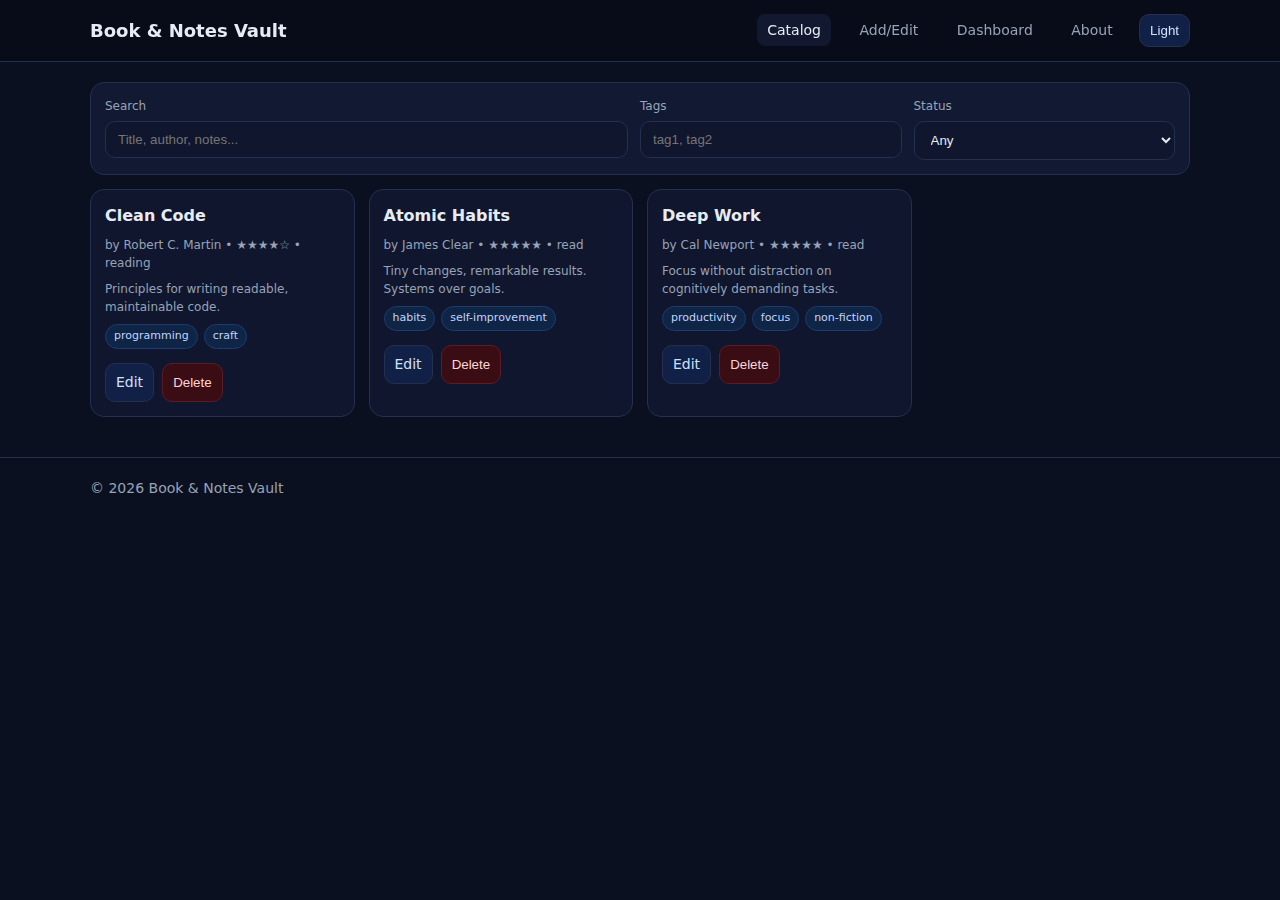
<file: index.html>
<!DOCTYPE html>
<html lang="en">
  <head>
    <meta charset="UTF-8" />
    <meta name="viewport" content="width=device-width, initial-scale=1.0" />
    <title>Book & Notes Vault • Home</title>
    <link rel="stylesheet" href="./css/style.css" />
  </head>
  <body data-page="home">
    <header class="site-header">
      <div class="container header-inner">
        <h1 class="brand">Book & Notes Vault</h1>
        <nav class="nav">
          <a href="./index.html" class="active">Catalog</a>
          <a href="./form.html">Add/Edit</a>
          <a href="./dashboard.html">Dashboard</a>
          <a href="./about.html">About</a>
        </nav>
      </div>
    </header>

    <main class="container">
      <section class="search-panel card">
        <div class="fields">
          <label class="field">
            <span>Search</span>
            <input id="search-input" type="search" placeholder="Title, author, notes..." />
          </label>
          <label class="field">
            <span>Tags</span>
            <input id="tag-filter" type="text" placeholder="tag1, tag2" />
          </label>
          <label class="field">
            <span>Status</span>
            <select id="status-filter">
              <option value="">Any</option>
              <option value="to-read">To Read</option>
              <option value="reading">Reading</option>
              <option value="read">Read</option>
            </select>
          </label>
        </div>
      </section>

      <section>
        <div id="results" class="grid"></div>
      </section>
    </main>

    <footer class="site-footer">
      <div class="container">© <span id="year"></span> Book & Notes Vault</div>
    </footer>

    <script src="./js/storage.js"></script>
    <script src="./js/validation.js"></script>
    <script src="./js/dom.js"></script>
    <script src="./js/main.js"></script>
  </body>
  </html>
</file>
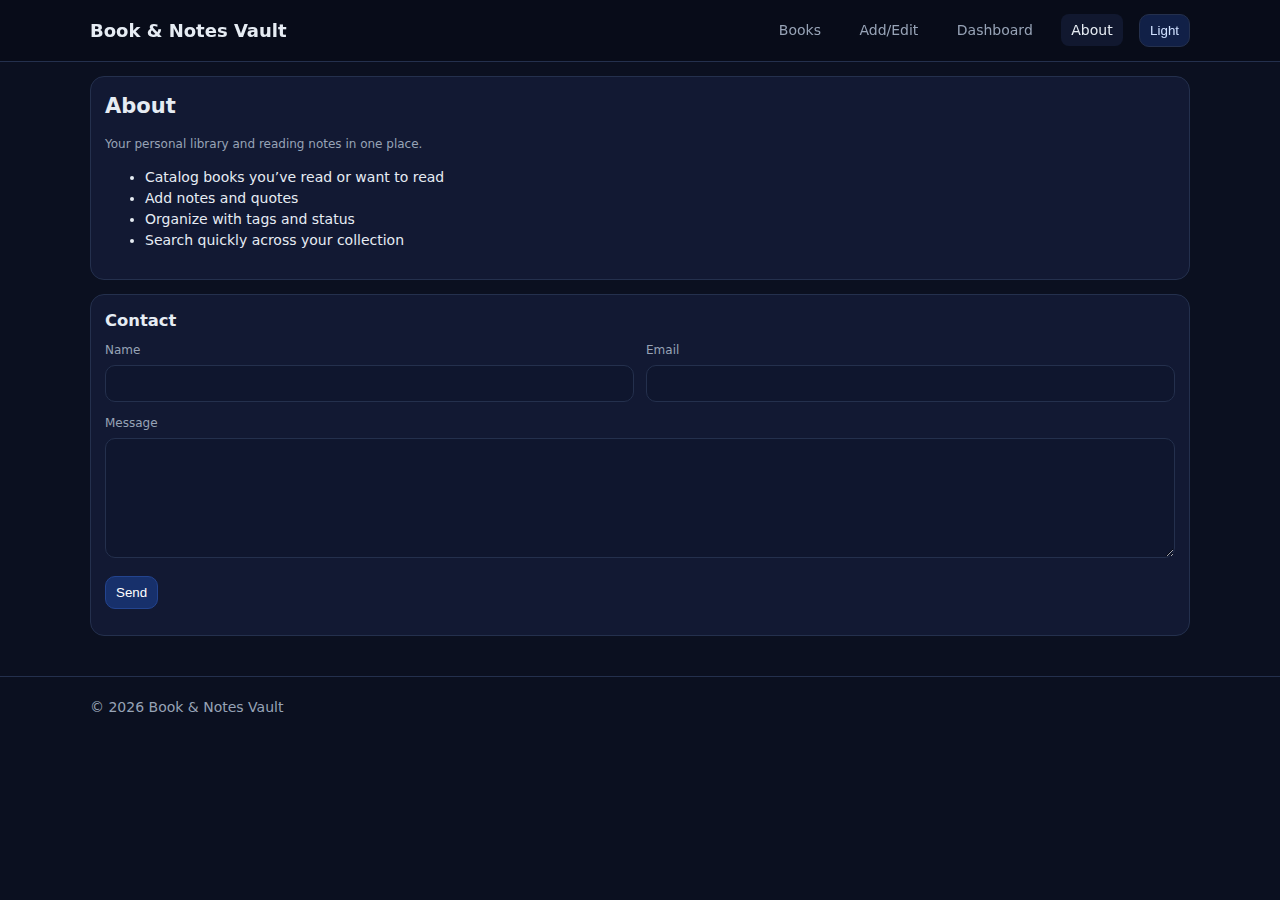
<file: about.html>
<!DOCTYPE html>
<html lang="en">
  <head>
    <meta charset="UTF-8" />
    <meta name="viewport" content="width=device-width, initial-scale=1.0" />
    <title>Book & Notes Vault • About</title>
    <link rel="stylesheet" href="./css/style.css" />
  </head>
  <body data-page="about">
    <header class="site-header">
      <div class="container header-inner">
        <h1 class="brand">Book & Notes Vault</h1>
        <nav class="nav">
          <a href="./index.html">Books</a>
          <a href="./form.html">Add/Edit</a>
          <a href="./dashboard.html">Dashboard</a>
          <a class="active" href="./about.html">About</a>
        </nav>
      </div>
    </header>

    <main class="container">
      <section class="card" style="margin-top:14px">
        <h2 style="margin:0 0 8px 0">About</h2>
        <p class="help">Your personal library and reading notes in one place.</p>
        <ul>
          <li>Catalog books you’ve read or want to read</li>
          <li>Add notes and quotes</li>
          <li>Organize with tags and status</li>
          <li>Search quickly across your collection</li>
        </ul>
      </section>

      <section class="card" style="margin-top:14px">
        <h3 style="margin:0 0 8px 0">Contact</h3>
        <form id="contact-form" class="form">
          <div class="row">
            <label class="field">
              <span>Name</span>
              <input id="c-name" required />
            </label>
            <label class="field">
              <span>Email</span>
              <input id="c-email" type="email" required />
            </label>
          </div>
          <label class="field">
            <span>Message</span>
            <textarea id="c-msg" required></textarea>
          </label>
          <div class="actions">
            <button class="btn primary" type="submit">Send</button>
          </div>
          <div id="c-status" class="help"></div>
        </form>
      </section>
    </main>

    <footer class="site-footer">
      <div class="container">© <span id="year"></span> Book & Notes Vault</div>
    </footer>

    <script src="./js/storage.js"></script>
    <script src="./js/validation.js"></script>
    <script src="./js/dom.js"></script>
    <script src="./js/main.js"></script>
  </body>
</html>
</file>
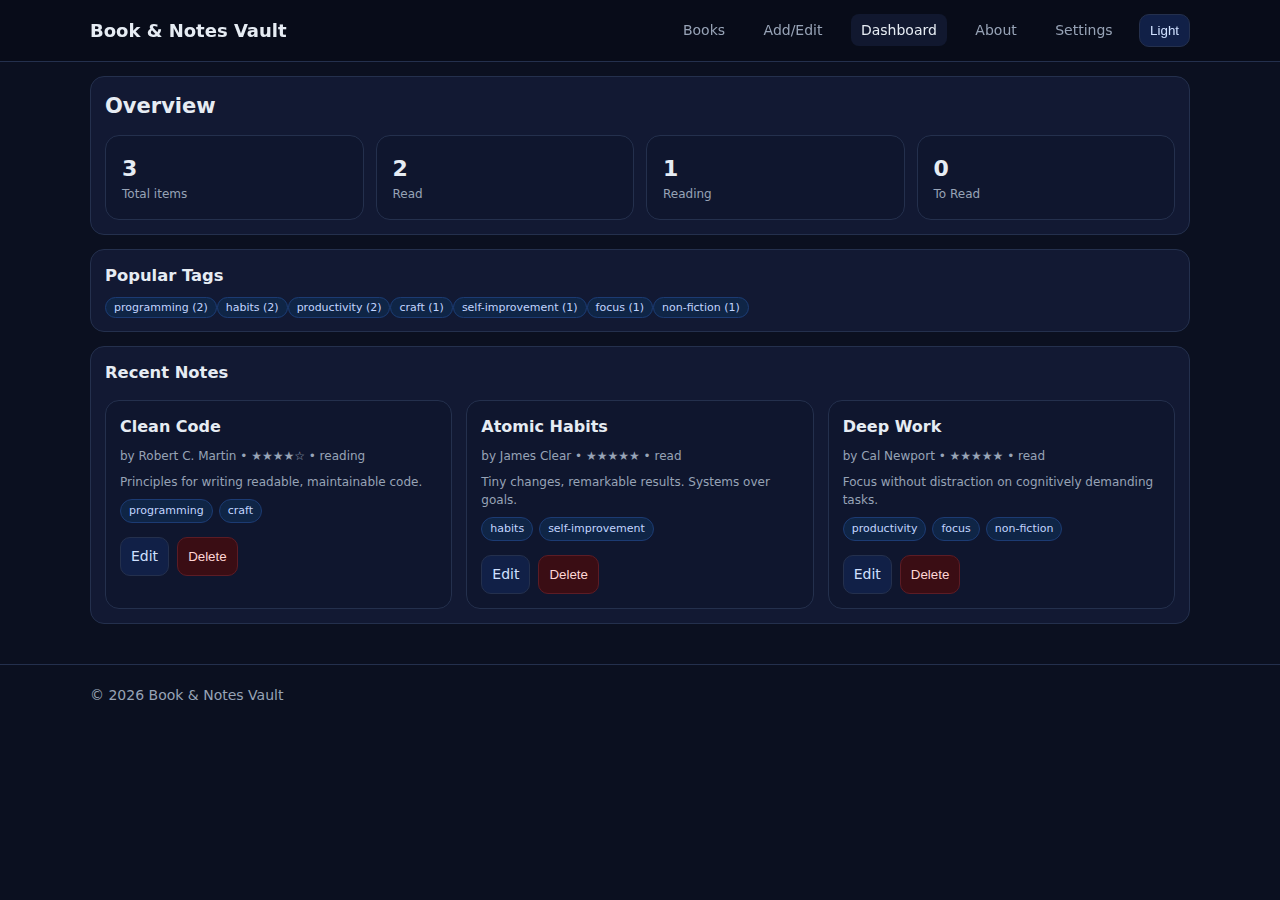
<file: dashboard.html>
<!DOCTYPE html>
<html lang="en">
  <head>
    <meta charset="UTF-8" />
    <meta name="viewport" content="width=device-width, initial-scale=1.0" />
    <title>Book & Notes Vault • Dashboard</title>
    <link rel="stylesheet" href="./css/style.css" />
  </head>
  <body data-page="dashboard">
    <header class="site-header">
      <div class="container header-inner">
        <h1 class="brand">Book & Notes Vault</h1>
        <nav class="nav">
          <a href="./index.html">Books</a>
          <a href="./form.html">Add/Edit</a>
          <a class="active" href="./dashboard.html">Dashboard</a>
          <a href="./about.html">About</a>
          <a href="./settings.html">Settings</a>
        </nav>
      </div>
    </header>

    <main class="container">
      <section class="card" style="margin-top:14px">
        <h2 style="margin:0 0 8px 0">Overview</h2>
        <div class="stats">
          <div class="stat">
            <div class="value" id="stat-total">0</div>
            <div class="label">Total items</div>
          </div>
          <div class="stat">
            <div class="value" id="stat-read">0</div>
            <div class="label">Read</div>
          </div>
          <div class="stat">
            <div class="value" id="stat-reading">0</div>
            <div class="label">Reading</div>
          </div>
          <div class="stat">
            <div class="value" id="stat-to-read">0</div>
            <div class="label">To Read</div>
          </div>
        </div>
      </section>

      <section class="card" style="margin-top:14px">
        <h3 style="margin:0 0 8px 0">Popular Tags</h3>
        <div id="top-tags" class="tags"></div>
      </section>

      <section class="card" style="margin-top:14px">
        <h3 style="margin:0 0 8px 0">Recent Notes</h3>
        <div id="recent" class="grid"></div>
      </section>
    </main>

    <footer class="site-footer">
      <div class="container">© <span id="year"></span> Book & Notes Vault</div>
    </footer>

    <script src="./js/storage.js"></script>
    <script src="./js/validation.js"></script>
    <script src="./js/dom.js"></script>
    <script src="./js/main.js"></script>
  </body>
</html>
</file>
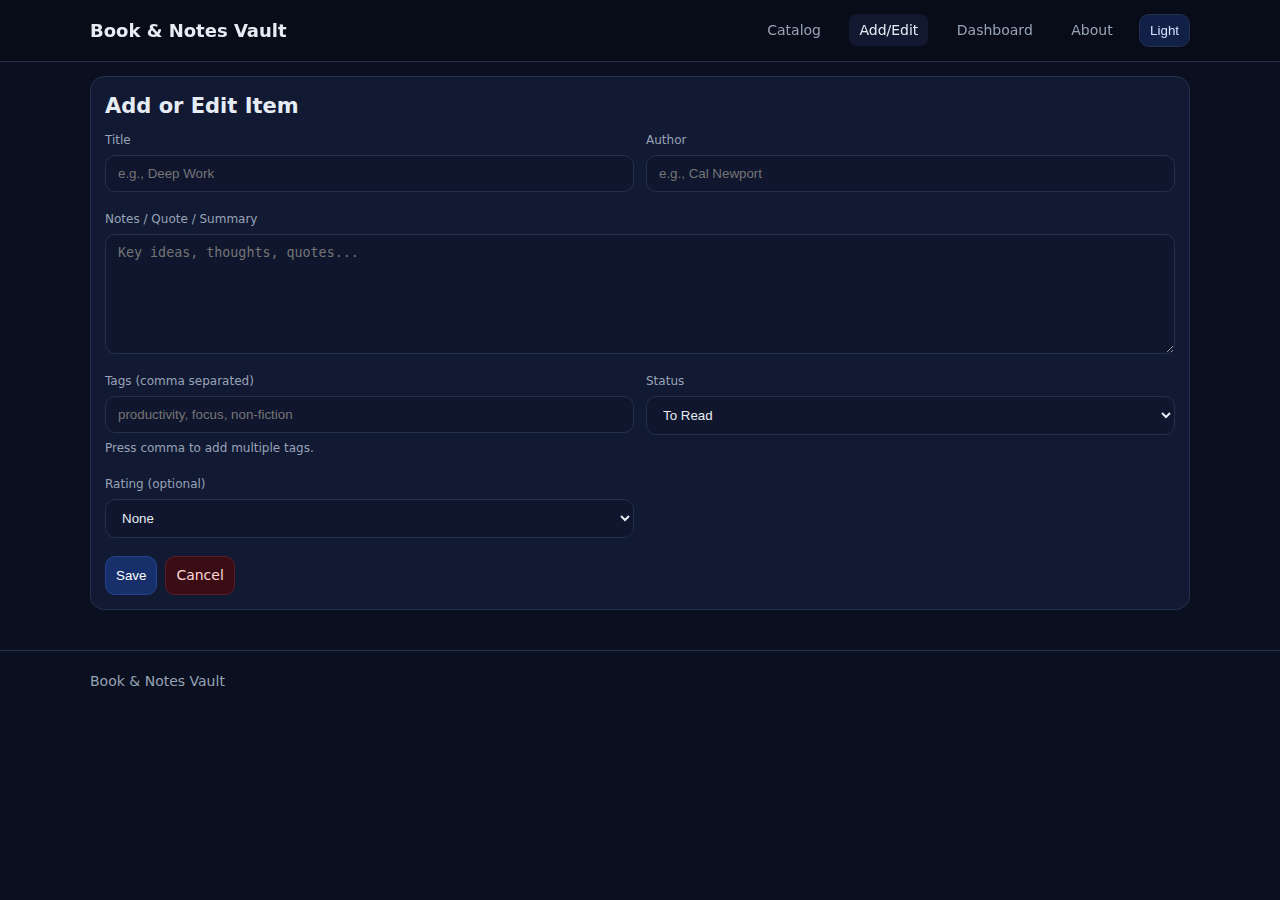
<file: form.html>
<!DOCTYPE html>
<html lang="en">
  <head>
    <meta charset="UTF-8" />
    <meta name="viewport" content="width=device-width, initial-scale=1.0" />
    <title>Book & Notes Vault • Add/Edit</title>
    <link rel="stylesheet" href="./css/style.css" />
  </head>
  <body data-page="form">
    <header class="site-header">
      <div class="container header-inner">
        <h1 class="brand">Book & Notes Vault</h1>
        <nav class="nav">
          <a href="./index.html">Catalog</a>
          <a class="active" href="./form.html">Add/Edit</a>
          <a href="./dashboard.html">Dashboard</a>
          <a href="./about.html">About</a>
        </nav>
      </div>
    </header>

    <main class="container">
      <section class="card" style="margin-top:14px">
        <h2 style="margin:0 0 8px 0">Add or Edit Item</h2>
        <form id="item-form" class="form">
          <input type="hidden" id="item-id" />
          <div class="row">
            <label class="field">
              <span>Title</span>
              <input id="title" required placeholder="e.g., Deep Work" />
              <span class="error" id="e-title"></span>
            </label>
            <label class="field">
              <span>Author</span>
              <input id="author" placeholder="e.g., Cal Newport" />
              <span class="error" id="e-author"></span>
            </label>
          </div>

          <label class="field">
            <span>Notes / Quote / Summary</span>
            <textarea id="notes" placeholder="Key ideas, thoughts, quotes..."></textarea>
            <span class="error" id="e-notes"></span>
          </label>

          <div class="row">
            <label class="field">
              <span>Tags (comma separated)</span>
              <input id="tags" placeholder="productivity, focus, non-fiction" />
              <span class="help">Press comma to add multiple tags.</span>
              <span class="error" id="e-tags"></span>
            </label>
            <label class="field">
              <span>Status</span>
              <select id="status">
                <option value="to-read">To Read</option>
                <option value="reading">Reading</option>
                <option value="read">Read</option>
              </select>
            </label>
          </div>

          <div class="row">
            <label class="field">
              <span>Rating (optional)</span>
              <select id="rating">
                <option value="">None</option>
                <option value="1">★☆☆☆☆</option>
                <option value="2">★★☆☆☆</option>
                <option value="3">★★★☆☆</option>
                <option value="4">★★★★☆</option>
                <option value="5">★★★★★</option>
              </select>
            </label>
            <div></div>
          </div>

          <div class="actions">
            <button type="submit" class="btn primary">Save</button>
            <a href="./index.html" class="btn danger">Cancel</a>
          </div>
        </form>
      </section>
    </main>

    <footer class="site-footer">
      <div class="container">  Book & Notes Vault</div>
    </footer>

    <script src="./js/storage.js"></script>
    <script src="./js/validation.js"></script>
    <script src="./js/dom.js"></script>
    <script src="./js/main.js"></script>
  </body>
</html>
</file>
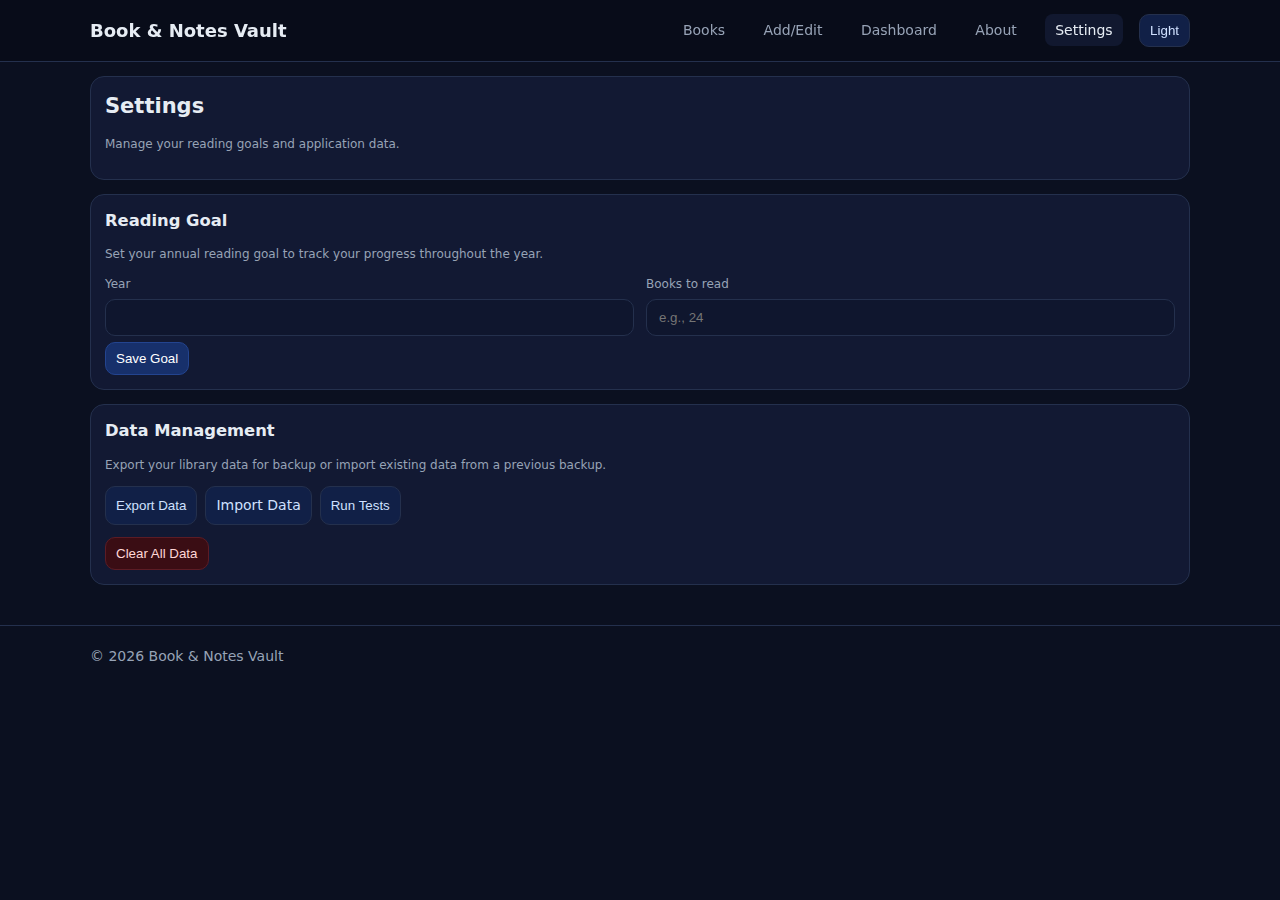
<file: settings.html>
<!DOCTYPE html>
<html lang="en">
  <head>
    <meta charset="UTF-8" />
    <meta name="viewport" content="width=device-width, initial-scale=1.0" />
    <title>Book & Notes Vault • Settings</title>
    <link rel="stylesheet" href="./css/style.css" />
  </head>
  <body data-page="settings">
    <header class="site-header">
      <div class="container header-inner">
        <h1 class="brand">Book & Notes Vault</h1>
        <nav class="nav">
          <a href="./index.html">Books</a>
          <a href="./form.html">Add/Edit</a>
          <a href="./dashboard.html">Dashboard</a>
          <a href="./about.html">About</a>
          <a class="active" href="./settings.html">Settings</a>
        </nav>
      </div>
    </header>

    <main class="container">
      <section class="card" style="margin-top:14px">
        <h2 style="margin:0 0 8px 0">Settings</h2>
        <p class="help">Manage your reading goals and application data.</p>
      </section>

      <section class="card" style="margin-top:14px">
        <h3 style="margin:0 0 8px 0">Reading Goal</h3>
        <p class="help">Set your annual reading goal to track your progress throughout the year.</p>
        <div class="row">
          <label class="field">
            <span>Year</span>
            <input id="goal-year" type="number" min="2000" max="9999" />
          </label>
          <label class="field">
            <span>Books to read</span>
            <input id="goal-count" type="number" min="0" placeholder="e.g., 24" />
          </label>
        </div>
        <div class="actions">
          <button id="btn-save-goal" class="btn primary" type="button">Save Goal</button>
          <span id="goal-status" class="help"></span>
        </div>
      </section>

      <section class="card" style="margin-top:14px">
        <h3 style="margin:0 0 8px 0">Data Management</h3>
        <p class="help">Export your library data for backup or import existing data from a previous backup.</p>
        <div class="actions" style="flex-wrap:wrap">
          <button id="btn-export" class="btn" type="button">Export Data</button>
          <label class="btn" for="file-import" style="cursor:pointer">Import Data</label>
          <input id="file-import" type="file" accept="application/json" style="display:none" />
          <button id="btn-run-tests" class="btn" type="button">Run Tests</button>
        </div>
        <div class="actions" style="margin-top:12px">
          <button id="btn-clear" class="btn danger" type="button">Clear All Data</button>
        </div>
        <div id="import-status" class="help"></div>
      </section>
    </main>

    <footer class="site-footer">
      <div class="container">© <span id="year"></span> Book & Notes Vault</div>
    </footer>

    <script src="./js/storage.js"></script>
    <script src="./js/validation.js"></script>
    <script src="./js/dom.js"></script>
    <script src="./js/main.js"></script>
  </body>
</html>
</file>
<file: css/style.css>
:root {
  --bg: #0b1020;
  --panel: #121933;
  --muted: #97a3b6;
  --text: #e6ecf3;
  --accent: #6ea8fe;
  --accent-2: #22c55e;
  --danger: #ef4444;
  --card: #0f162e;
  --border: #24304d;
}

/* Light theme overrides */
:root[data-theme="light"] {
  --bg: #f5f9ff;           /* pale blue page bg */
  --panel: #f2f6ff;        /* section bg */
  --muted: #586b84;        /* subdued text */
  --text: #0b1b34;         /* primary text */
  --accent: #1d4ed8;       /* blue accent */
  --accent-2: #16a34a;
  --danger: #dc2626;
  --card: #ffffff;         /* card bg */
  --border: #d7e3f7;       /* soft blue border */
}

* { box-sizing: border-box; }
html, body { height: 100%; }
body {
  margin: 0;
  background: var(--bg);
  color: var(--text);
  font: 14px/1.5 system-ui, -apple-system, Segoe UI, Roboto, Ubuntu, Cantarell, "Helvetica Neue", Arial, "Noto Sans", sans-serif;
  transition: background 160ms ease, color 160ms ease;
}

.container {
  width: min(1100px, 92%);
  margin-inline: auto;
}

.site-header { border-bottom: 1px solid var(--border); background: rgba(0,0,0,0.2); position: sticky; top: 0; backdrop-filter: blur(6px); }
.theme-toggle { margin-left: 12px; }
:root[data-theme="light"] .site-header { background: rgba(255,255,255,0.75); }
:root[data-theme="light"] .theme-toggle.btn { background: #0f2b6b; color: #fff; border-color: #173b8f; }
.header-inner { display:flex; align-items:center; justify-content:space-between; padding: 14px 0; }
.brand { font-size: 18px; margin: 0; }
.nav a { color: var(--muted); text-decoration: none; margin-left: 14px; padding: 8px 10px; border-radius: 8px; }
.nav a.active, .nav a:hover { color: var(--text); background: #11182f; }

.site-footer { border-top: 1px solid var(--border); padding: 20px 0; color: var(--muted); margin-top: 40px; }

.card { background: var(--panel); border: 1px solid var(--border); border-radius: 14px; padding: 14px; transition: background 160ms ease, border-color 160ms ease, box-shadow 160ms ease; }
:root[data-theme="light"] .card { background: var(--panel); box-shadow: 0 1px 0 rgba(17, 24, 39, 0.02), 0 2px 6px rgba(17, 24, 39, 0.04); }

.nav a.active, .nav a:hover { color: var(--text); background: #11182f; }
:root[data-theme="light"] .nav a.active, :root[data-theme="light"] .nav a:hover { background: #e9efff; color: #0b1b34; }

/* Space between navbar and search panel on home */
body[data-page="home"] .site-header { margin-bottom: 16px; }
body[data-page="home"] .search-panel { margin-top: 20px; }

.search-panel .fields { display:grid; grid-template-columns: 2fr 1fr 1fr; gap: 12px; }
label.field { display:flex; flex-direction: column; gap: 6px; font-size: 12px; color: var(--muted); }
input, select, textarea {
  background: var(--card);
  color: var(--text);
  border: 1px solid var(--border);
  border-radius: 10px;
  padding: 10px 12px;
  transition: background 160ms ease, color 160ms ease, border-color 160ms ease, box-shadow 160ms ease;
}
textarea { min-height: 120px; resize: vertical; }

.grid { display:grid; grid-template-columns: repeat( auto-fill, minmax(260px, 1fr) ); gap: 14px; margin-top: 14px; }
.book-card { background: var(--card); border: 1px solid var(--border); border-radius: 14px; padding: 14px; display:flex; flex-direction:column; gap: 8px; }
.book-card h3 { margin: 0; font-size: 16px; }
.book-card .meta { color: var(--muted); font-size: 12px; }
.book-card .tags { display:flex; gap: 6px; flex-wrap: wrap; }
.tag { background:#0f2546; color:#c1d4ff; border:1px solid #1c3b73; padding:3px 8px; border-radius:999px; font-size:11px; }
:root[data-theme="light"] .tag { background:#e6f0ff; color:#1f3b6e; border:1px solid #cfe0ff; }
.actions { display:flex; gap: 8px; margin-top: 6px; }
.btn { border: 1px solid var(--border); background:#112047; color: #cfe0ff; padding: 8px 10px; border-radius: 10px; text-decoration: none; cursor: pointer; transition: background 160ms ease, color 160ms ease, border-color 160ms ease, box-shadow 160ms ease; }
.btn.primary { background: #17306b; border-color:#23448f; color: white; }
.btn.danger { background: #3a0d14; border-color:#5c1c25; color: #ffd6d6; }
:root[data-theme="light"] .btn { background: #ffffff; color: #0b1b34; border-color: #d7e3f7; }
:root[data-theme="light"] .btn.primary { background: #1d4ed8; border-color:#1f3aa2; color: #ffffff; }
:root[data-theme="light"] .btn.danger { background: #dc2626; border-color:#b91c1c; color:#fff; }

.form { display:grid; gap: 12px; }
.row { display:grid; grid-template-columns: 1fr 1fr; gap: 12px; }
.help { font-size: 12px; color: var(--muted); }
.error { color: var(--danger); font-size: 12px; }

.stats { display:grid; grid-template-columns: repeat(4, 1fr); gap: 12px; margin-top: 12px; }
.stat { background: var(--card); border:1px solid var(--border); border-radius: 14px; padding: 16px; }
:root[data-theme="light"] .stat { background: #ffffff; box-shadow: 0 1px 0 rgba(17, 24, 39, 0.02), 0 2px 6px rgba(17, 24, 39, 0.04); }
.stat .value { font-size: 22px; font-weight: 700; transition: color 160ms ease; }
.stat .value:hover { color: var(--accent); }
.stat .label { color: var(--muted); font-size: 12px; }

/* Modal (confirm) */
.modal-backdrop { position: fixed; inset: 0; background: rgba(10, 15, 25, 0.6); display: none; align-items: center; justify-content: center; z-index: 1000; }
:root[data-theme="light"] .modal-backdrop { background: rgba(10, 20, 40, 0.35); }
.modal { background: var(--card); border: 1px solid var(--border); border-radius: 14px; padding: 16px; width: min(420px, 92%); box-shadow: 0 20px 40px rgba(0,0,0,0.25); }
.modal h4 { margin: 0 0 10px 0; font-size: 16px; }
.modal .modal-actions { display:flex; gap: 10px; justify-content: flex-end; margin-top: 12px; }
.modal-backdrop.show { display: flex; }

@media (max-width: 800px) {
  .search-panel .fields { grid-template-columns: 1fr; }
  .row { grid-template-columns: 1fr; }
  .stats { grid-template-columns: 1fr 1fr; }
}
</file>
